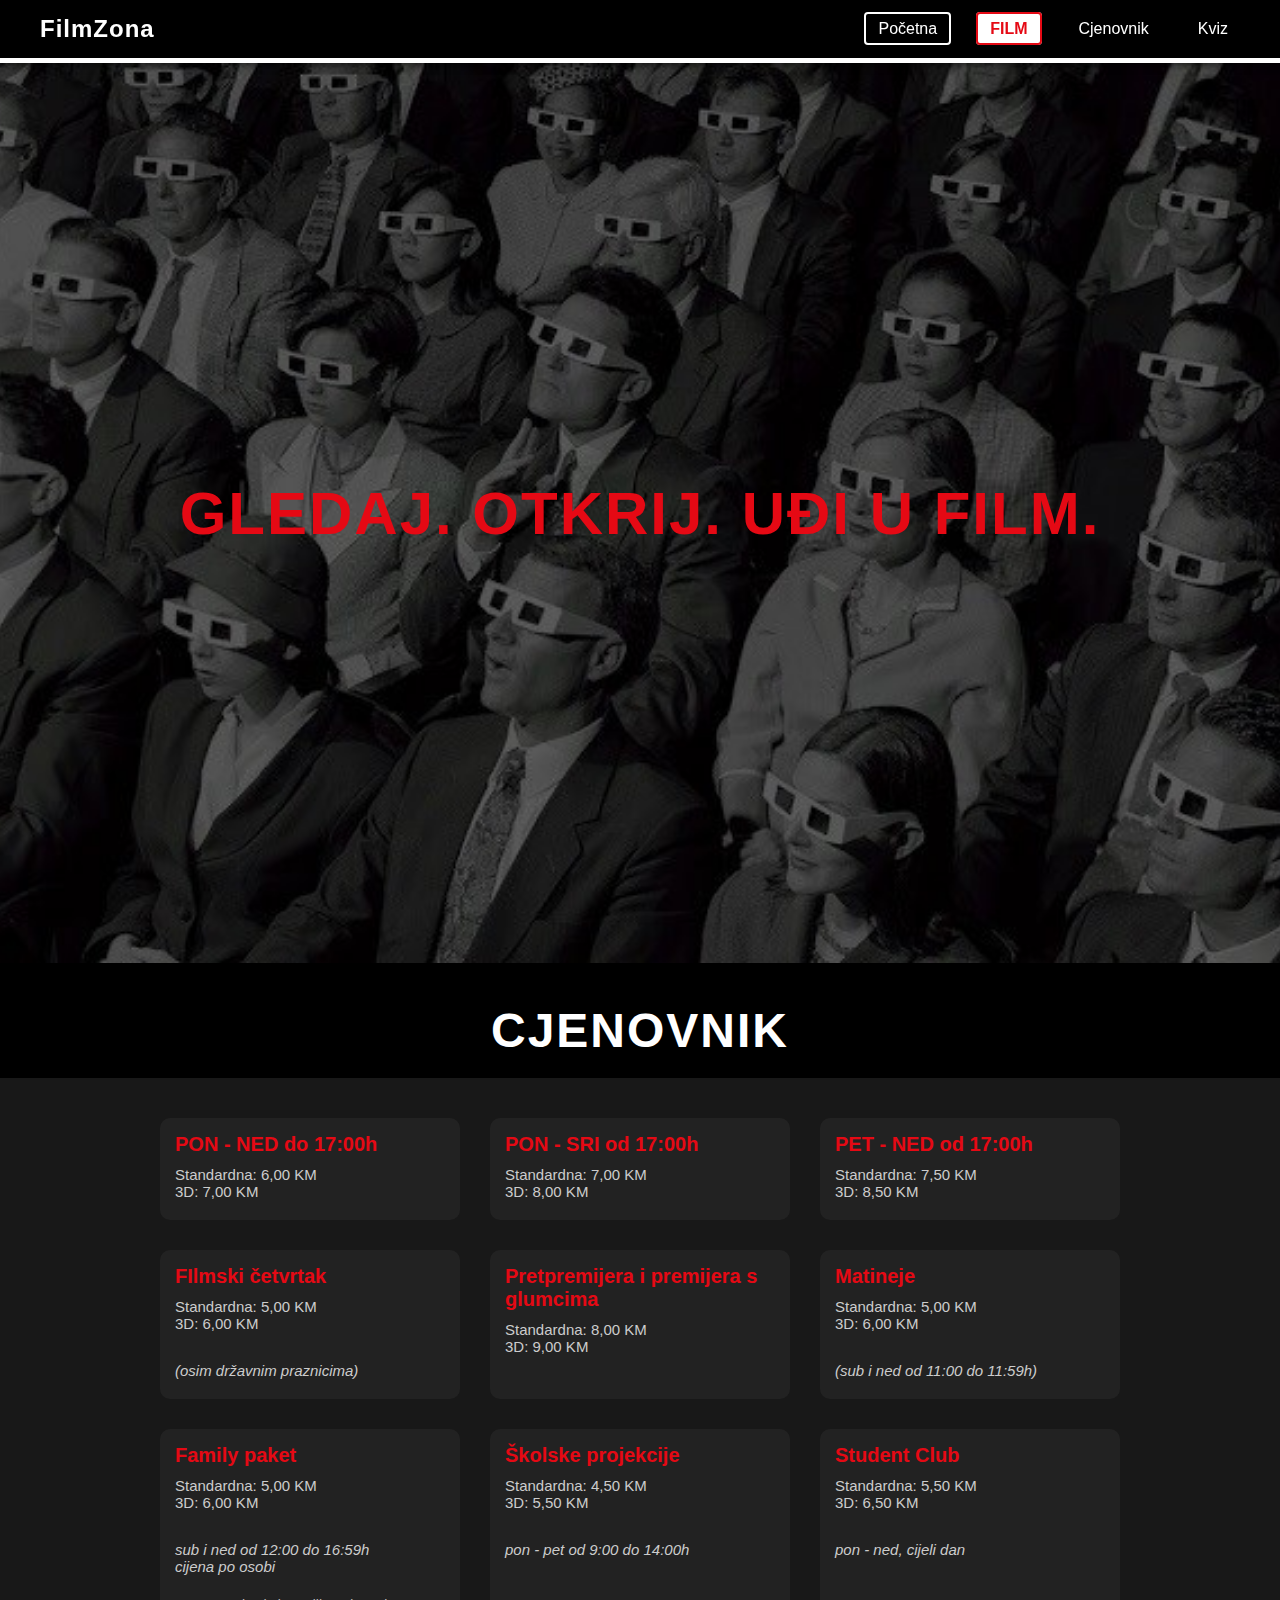
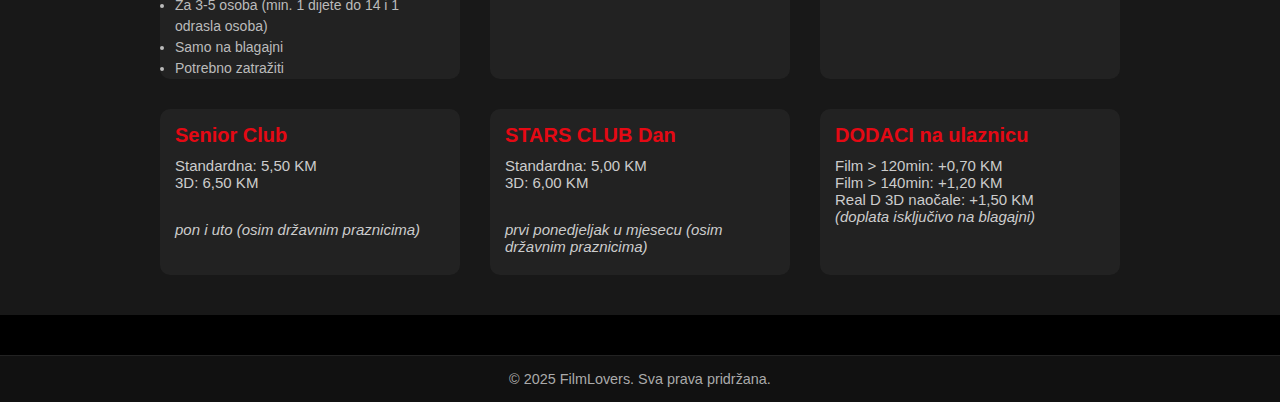
<file: Cjenovnik.html>
<!DOCTYPE html>
<html lang="hr">
<head>
  <meta charset="UTF-8">
  <meta name="viewport" content="width=device-width, initial-scale=1.0">
  <title>FilmZona</title>
  <link rel="stylesheet" href="indeksstyles.css">
</head>
<body>
    <header>
        <div class="logo">FilmZona</div>
        <nav>
          <ul>
            <li><a class="active" href="index.html">Početna</a></li>
            <li><a class="highlight" href="#">FILM</a></li>
            <li><a href="Cjenovnik.html">Cjenovnik</a></li>
            <li><a href="">Kviz</a></li>
          </ul>
        </nav>
      </header>
  <!-- Hero sekcija sa sloganom -->
  <section class="hero-full">
    <h1>Gledaj. Otkrij. Uđi u film.</h1>
  </section>
<!-- naslov  -->
  <div style="text-align: center; margin-top: 40px; margin-bottom: 20px;">
  <h1 style="color: white; font-size: 3rem; letter-spacing: 2px;">CJENOVNIK</h1>
</div>
<!--- kasrtice sa cjenovnikom-->
<section class="highlights">
  <div class="card">
    <h3>PON - NED do 17:00h</h3>
    <p>Standardna: 6,00 KM<br>3D: 7,00 KM</p>
  </div>

  <div class="card">
    <h3>PON - SRI od 17:00h</h3>
    <p>Standardna: 7,00 KM<br>3D: 8,00 KM</p>
  </div>

  <div class="card">
    <h3>PET - NED od 17:00h</h3>
    <p>Standardna: 7,50 KM<br>3D: 8,50 KM</p>
  </div>

  <div class="card">
    <h3>FIlmski četvrtak</h3>
    <p>Standardna: 5,00 KM<br>3D: 6,00 KM</p>
    <p><em>(osim državnim praznicima)</em></p>
  </div>

  <div class="card">
    <h3>Pretpremijera i premijera s glumcima</h3>
    <p>Standardna: 8,00 KM<br>3D: 9,00 KM</p>
  </div>

  <div class="card">
    <h3>Matineje</h3>
    <p>Standardna: 5,00 KM<br>3D: 6,00 KM</p>
    <p><em>(sub i ned od 11:00 do 11:59h)</em></p>
  </div>

  <div class="card">
    <h3>Family paket</h3>
    <p>Standardna: 5,00 KM<br>3D: 6,00 KM</p>
    <p><em>sub i ned od 12:00 do 16:59h<br>
    cijena po osobi</em></p>
    <ul style="padding: 0 15px; font-size: 14px; color: #bbb; line-height: 1.5;">
      <li>Za 3-5 osoba (min. 1 dijete do 14 i 1 odrasla osoba)</li>
      <li>Samo na blagajni</li>
      <li>Potrebno zatražiti</li>
    </ul>
  </div>

  <div class="card">
    <h3>Školske projekcije</h3>
    <p>Standardna: 4,50 KM<br>3D: 5,50 KM</p>
    <p><em>pon - pet od 9:00 do 14:00h</em></p>
  </div>

  <div class="card">
    <h3>Student Club</h3>
    <p>Standardna: 5,50 KM<br>3D: 6,50 KM</p>
    <p><em>pon - ned, cijeli dan</em></p>
  </div>

  <div class="card">
    <h3>Senior Club</h3>
    <p>Standardna: 5,50 KM<br>3D: 6,50 KM</p>
    <p><em>pon i uto (osim državnim praznicima)</em></p>
  </div>

  <div class="card">
    <h3>STARS CLUB Dan</h3>
    <p>Standardna: 5,00 KM<br>3D: 6,00 KM</p>
    <p><em>prvi ponedjeljak u mjesecu (osim državnim praznicima)</em></p>
  </div>

  <div class="card">
    <h3>DODACI na ulaznicu</h3>
    <p>Film > 120min: +0,70 KM<br>
       Film > 140min: +1,20 KM<br>
       Real D 3D naočale: +1,50 KM<br>
       <em>(doplata isključivo na blagajni)</em>
    </p>
  </div>
</section>


  
  <footer>
    <p>&copy; 2025 FilmLovers. Sva prava pridržana.</p>
  </footer>
  
</body>
</html>
</file>
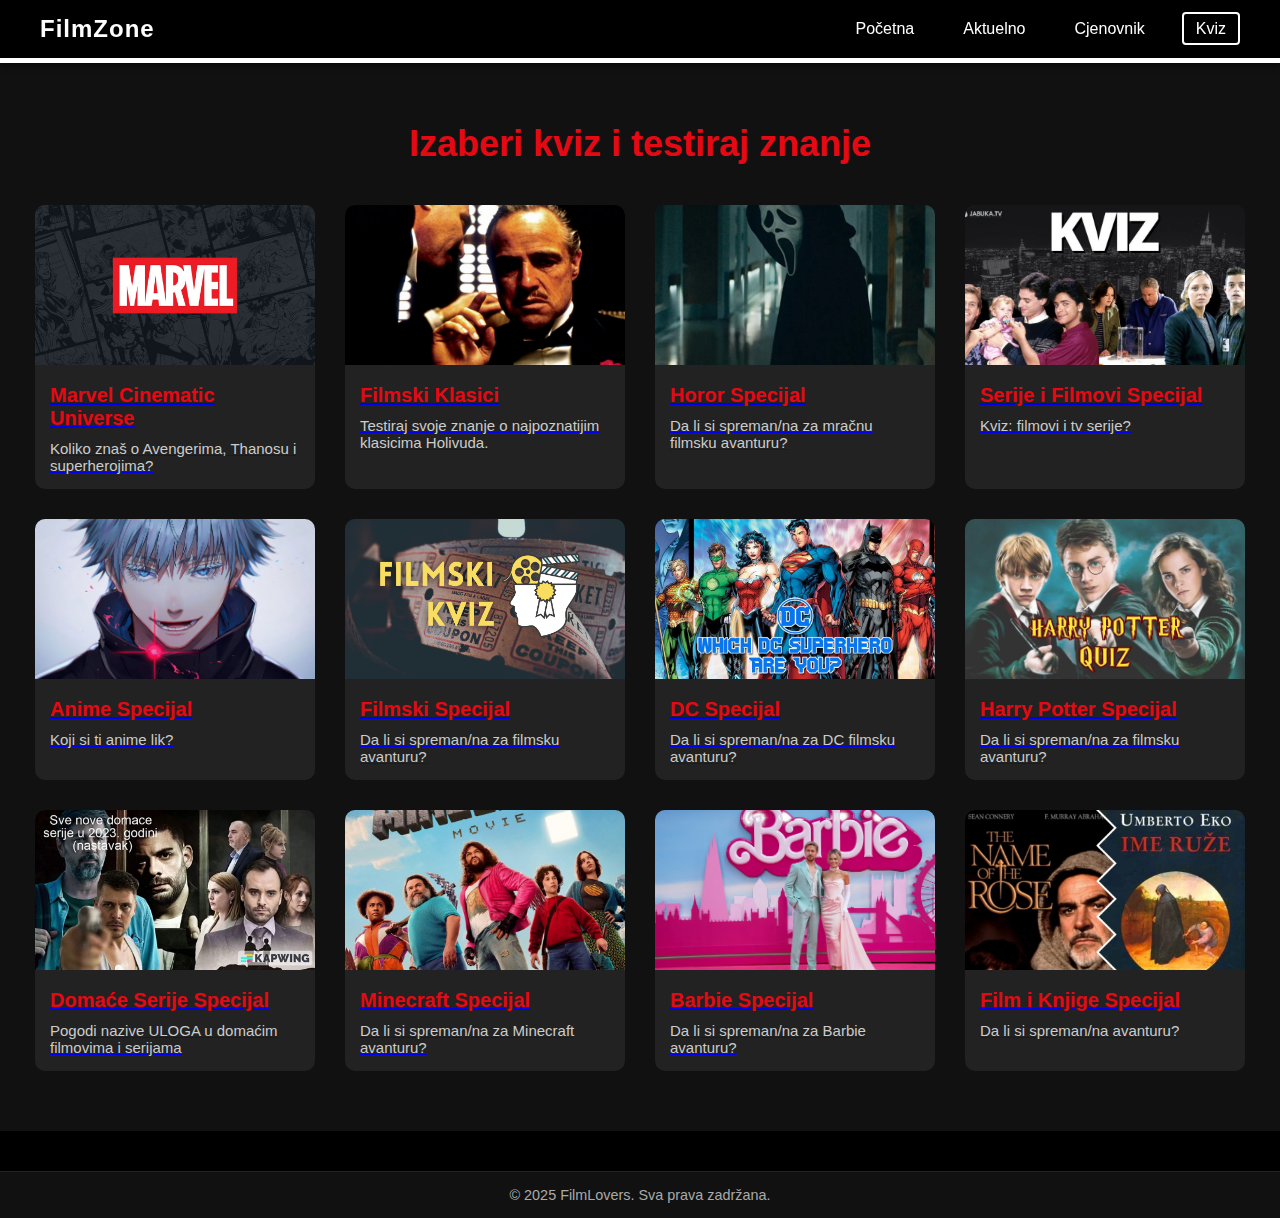
<file: kviz.html>
<!DOCTYPE html>
<html lang="sr">
<head>
  <meta charset="UTF-8" />
  <meta name="viewport" content="width=device-width, initial-scale=1.0"/>
  <title>Kviz Kartice</title>
  <link rel="stylesheet" href="indeksstyles.css" />
  <style>
    .quiz-cards-section {
      background-color: #111;
      padding: 60px 20px;
      text-align: center;
    }

    .quiz-cards-section h2 {
      font-size: 36px;
      color: #e50914;
      margin-bottom: 40px;
    }

    .quiz-card-container {
      display: flex;
      flex-wrap: wrap;
      gap: 30px;
      justify-content: center;
    }

    .quiz-card {
      background-color: #222;
      border-radius: 10px;
      overflow: hidden;
      width: 280px;
      transition: transform 0.3s;
      cursor: pointer;
      text-align: left;
    }

    .quiz-card:hover {
      transform: scale(1.05);
    }

    .quiz-card img {
      width: 100%;
      height: 160px;
      object-fit: cover;
    }

    .quiz-card-content {
      padding: 15px;
    }

    .quiz-card-content h3 {
      color: #e50914;
      font-size: 20px;
      margin-bottom: 10px;
    }

    .quiz-card-content p {
      color: #ccc;
      font-size: 15px;
    }

    .quiz-card a {
      text-decoration: none;
      color: inherit;
      display: block;
    }
  </style>
</head>
<body>

<header>
  <div class="logo">FilmZone</div>
  <nav>
    <ul>
      <li><a href="pocetna.html">Početna</a></li>
      <li><a href="filmovi.html">Aktuelno</a></li>
      <li><a href="Cjenovnik.html">Cjenovnik</a></li>
      <li><a href="kviz.html" class="active">Kviz</a></li>
    </ul>
  </nav>
</header>

<section class="quiz-cards-section">
  <h2>Izaberi kviz i testiraj znanje</h2>

  <div class="quiz-card-container">
    
    <a href="https://svijetfilma.eu/marvel-cinematic-universe-kviz-za-napredne/" target="_blank" class="quiz-card">
      <img src="images/marvel.jfif" alt="Kviz o Marvel filmovima">
      <div class="quiz-card-content">
        <h3>Marvel Cinematic Universe</h3>
        <p>Koliko znaš o Avengerima, Thanosu i superherojima?</p>
      </div>
    </a>

    <a href="https://www.jabuka.tv/tag/filmski-kviz/" target="_blank" class="quiz-card">
      <img src="images/filmskiklasici.jpg" alt="Kviz o klasicima">
      <div class="quiz-card-content">
        <h3>Filmski Klasici</h3>
        <p>Testiraj svoje znanje o najpoznatijim klasicima Holivuda.</p>
      </div>
    </a>

    <a href="https://quizpanda.com/hr/how-big-are-your-chances-of-surviving-in-a-horror-movie/" target="_blank" class="quiz-card">
      <img src="images/ghost.webp" alt="Horor kviz">
      <div class="quiz-card-content">
        <h3>Horor Specijal</h3>
        <p>Da li si spreman/na za mračnu filmsku avanturu?</p>
      </div>
    </a>

    <a href="https://kvizoman.com/kviz-filmovi-i-tv-serije/#google_vignette" target="_blank" class="quiz-card">
      <img src="images/serije.jpg" alt="Serije kviz">
      <div class="quiz-card-content">
        <h3>Serije i Filmovi  Specijal</h3>
        <p>Kviz: filmovi i tv serije?</p>
      </div>
    </a>
<a href="https://quizpanda.com/hr/which-anime-hero-am-i/" target="_blank" class="quiz-card">
      <img src="images/anime.jpg" alt="Anime kviz">
      <div class="quiz-card-content">
        <h3>Anime  Specijal</h3>
        <p>Koji si ti anime lik?</p>
      </div>
    </a>
<a href="https://quizpanda.com/hr/how-big-are-your-chances-of-surviving-in-a-horror-movie/" target="_blank" class="quiz-card">
      <img src="images/filmski kviz.webp" alt="Filmski kviz">
      <div class="quiz-card-content">
        <h3>Filmski Specijal</h3>
        <p>Da li si spreman/na za filmsku avanturu?</p>
      </div>
    </a>
<a href="https://wordwall.net/sh/resource/22926572/dc-comics-quiz" class="quiz-card">
      <img src="images/DC.jpg" alt="DC kviz">
      <div class="quiz-card-content">
        <h3>DC Specijal</h3>
        <p>Da li si spreman/na za DC filmsku avanturu?</p>
      </div>
    </a>
<a href="https://teen385.dnevnik.hr/clanak/funzone/testovi/kviz-najtezi-kviz-o-harryju-potteru-koji-nitko-osim-najvecih-fanova-nece-moci-rijesiti-100---874518.html" target="_blank" class="quiz-card">
      <img src="images/harry-potter-quiz.jpg" alt="Horor kviz">
      <div class="quiz-card-content">
        <h3>Harry Potter Specijal</h3>
        <p>Da li si spreman/na za  filmsku avanturu?</p>
      </div>
    </a>
<a href="https://zabavnik.com/zabava/filmovi-i-serije/domaca-kinematografija-kviz-26-deo-pogodi-nazive-uloga" target="_blank" class="quiz-card">
      <img src="images/domace serije.jfif" alt="Domaće Serije kviz">
      <div class="quiz-card-content">
        <h3>Domaće Serije Specijal</h3>
        <p>Pogodi nazive ULOGA u domaćim filmovima i serijama</p>
      </div>
    </a>
<a href="https://www.vam.ac.uk/mused/films-shows/how-well-do-you-know-minecraft-movie-quiz/?srsltid=AfmBOoowvOlbBt0ULIwaujbSRp3_P-WURfs0SfVkhcG-W9n2nNIS64fC" target="_blank" class="quiz-card">
      <img src="images/minecraft.jpg" alt="Minecraft kviz">
      <div class="quiz-card-content">
        <h3>Minecraft Specijal</h3>
        <p>Da li si spreman/na za Minecraft avanturu?</p>
      </div>
    </a>
    <a href="https://n1info.hr/magazin/kviz-koliko-zaista-dobro-poznajete-film-barbie/" target="_blank" class="quiz-card">
      <img src="images/barbie.webp" alt="Barbie kviz">
      <div class="quiz-card-content">
        <h3>Barbie  Specijal</h3>
        <p>Da li si spreman/na za Barbie avanturu?</p>
      </div>
    </a>
    
    <a href="https://zabavnik.com/zabava/filmovi-i-serije/knjiga-ili-film-kviz-da-li-su-po-tebi-bolje-knjige-ili-filmske-adaptacije" target="_blank" class="quiz-card">
      <img src="images/filmknjigamix.jpg" alt="Film ili Knjige  kviz">
      <div class="quiz-card-content">
        <h3>Film i Knjige  Specijal</h3>
        <p>Da li si spreman/na avanturu?</p>
      </div>
    </a>
    

  </div>
</section>

<footer>
  &copy; 2025 FilmLovers. Sva prava zadržana.
</footer>

</body>
</html>
</file>
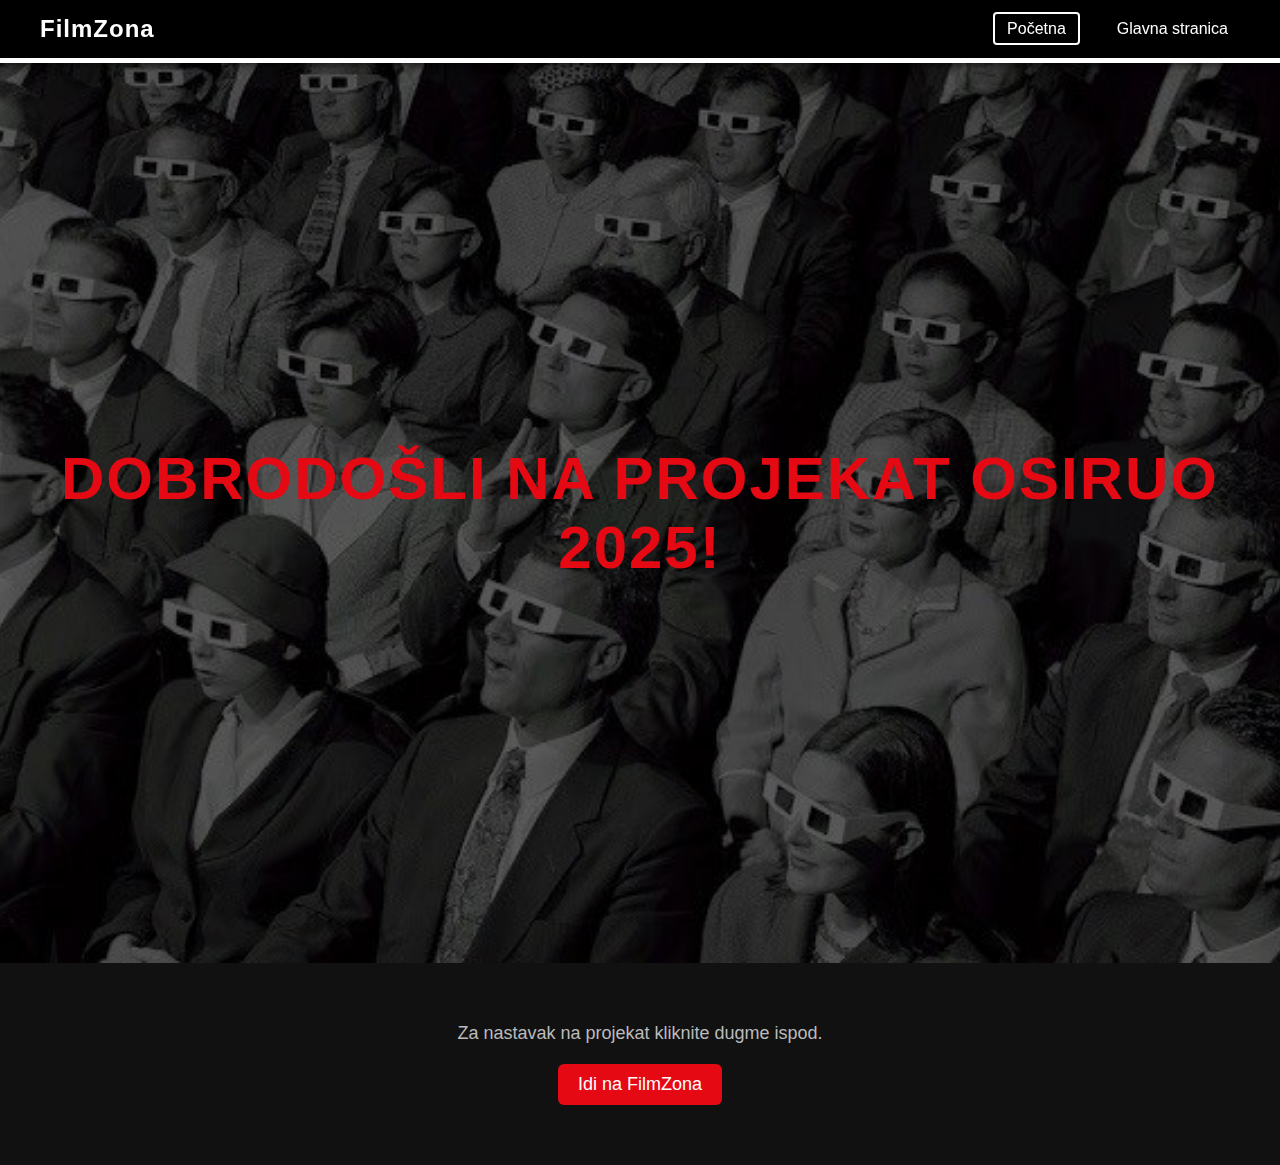
<file: welcome.html>
<!DOCTYPE html>
<html lang="hr">
<head>
  <meta charset="UTF-8" />
  <meta name="viewport" content="width=device-width, initial-scale=1.0"/>
  <title>Dobrodošli</title>
  <link rel="stylesheet" href="indeksstyles.css" />
</head>
<body>
  <header>
    <div class="logo">FilmZona</div>
    <nav>
      <ul>
        <li><a class="active" href="welcome.html">Početna</a></li>
        <li><a href="index.html">Glavna stranica</a></li>
      </ul>
    </nav>
  </header>

  <section class="hero-full">
    <h1>Dobrodošli na projekat OSiRuO 2025!</h1>
  </section>

  <section class="question">
    <p>Za nastavak na projekat kliknite dugme ispod.</p>
    <a href="index.html">
      <button style="margin-top: 20px; padding: 10px 20px; font-size: 18px; background-color: #e50914; color: white; border: none; border-radius: 6px; cursor: pointer;">
        Idi na FilmZona
      </button>
    </a>
  </section>
</body>
</html>
</file>
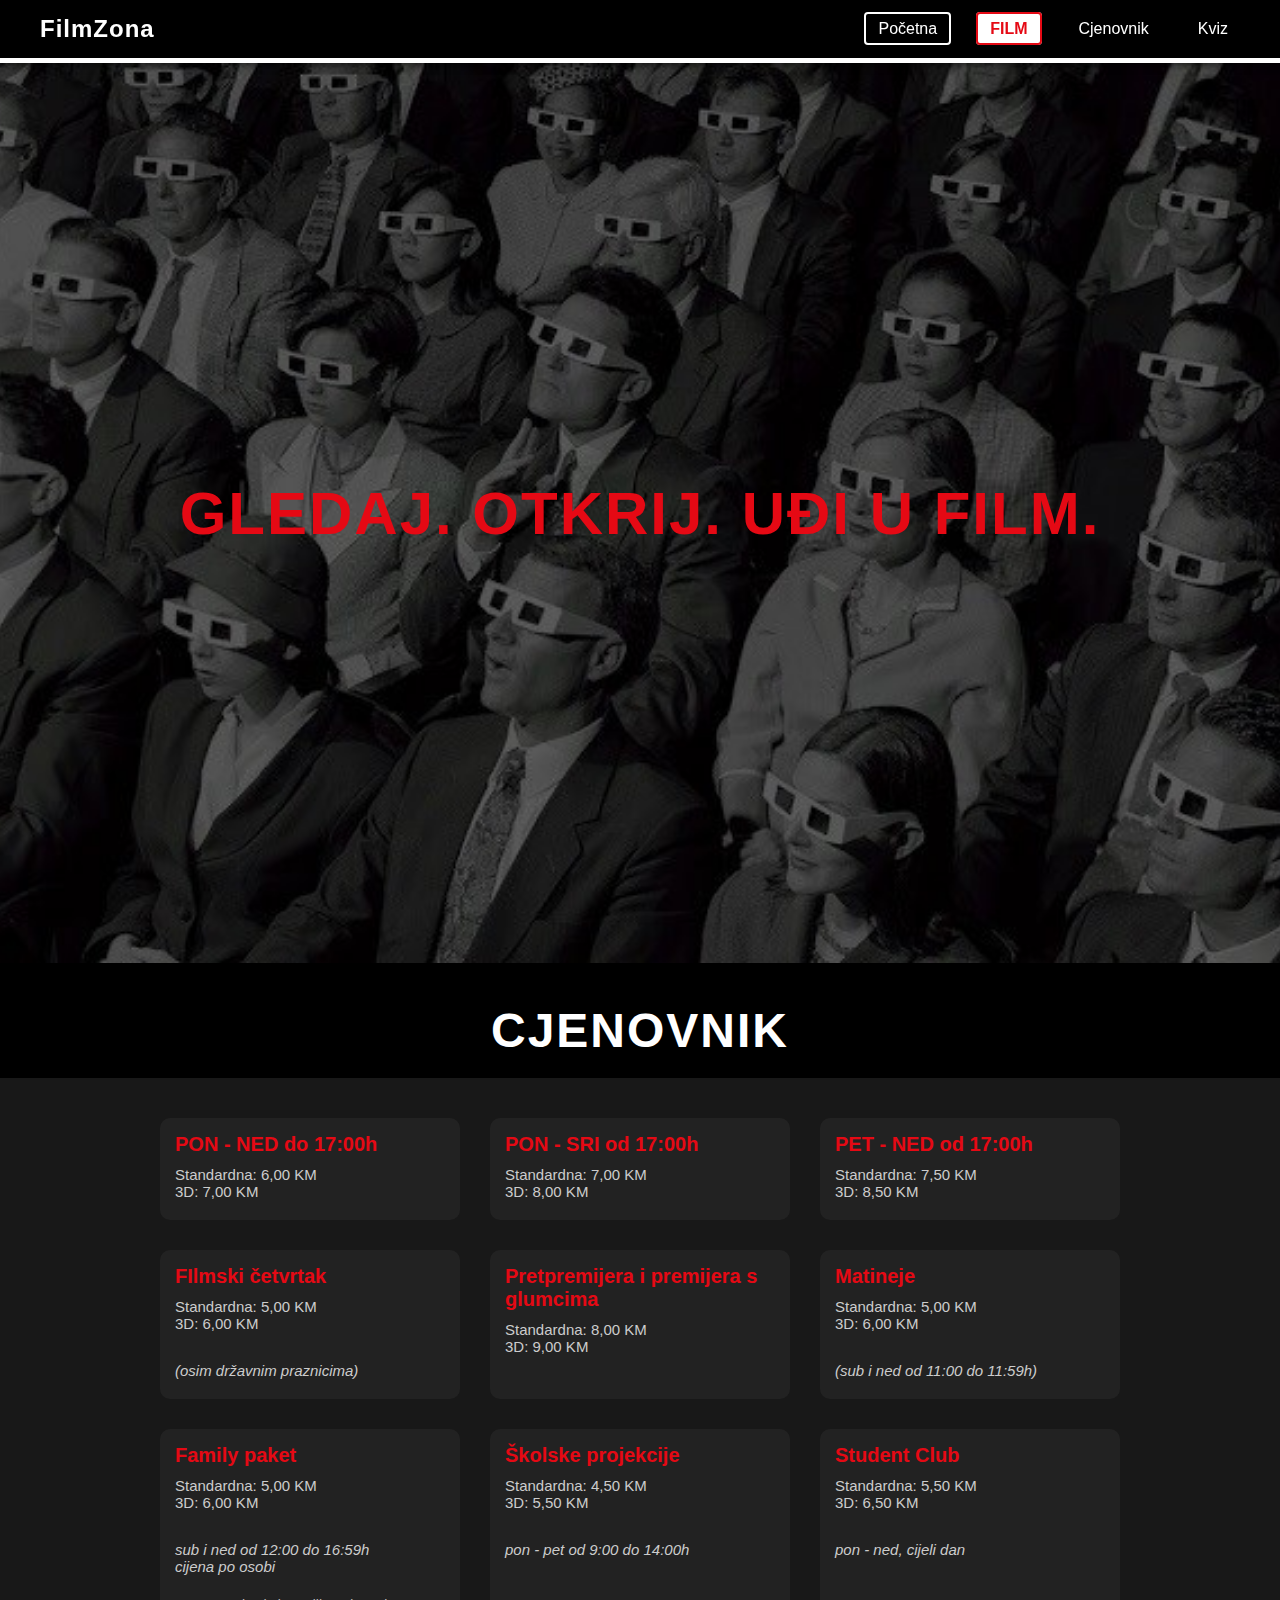
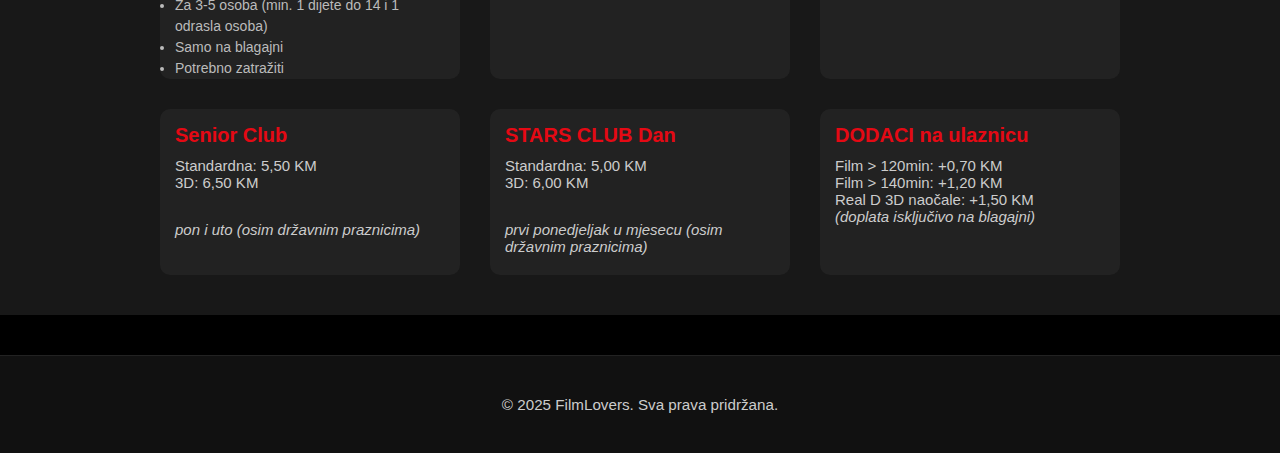
<file: OSiRuo-projekat-main/Cjenovnik.html>
<!DOCTYPE html>
<html lang="hr">
<head>
  <meta charset="UTF-8">
  <meta name="viewport" content="width=device-width, initial-scale=1.0">
  <title>FilmZona</title>
  <link rel="stylesheet" href="indeksstyles.css">
</head>
<body>
    <header>
        <div class="logo">FilmZona</div>
        <nav>
          <ul>
            <li><a class="active" href="index.html">Početna</a></li>
            <li><a class="highlight" href="#">FILM</a></li>
            <li><a href="Cjenovnik.html">Cjenovnik</a></li>
            <li><a href="kviz.html">Kviz</a></li>
          </ul>
        </nav>
      </header>
  <!-- Hero sekcija sa sloganom -->
  <section class="hero-full">
    <h1>Gledaj. Otkrij. Uđi u film.</h1>
  </section>
<!-- naslov  -->
  <div style="text-align: center; margin-top: 40px; margin-bottom: 20px;">
  <h1 style="color: white; font-size: 3rem; letter-spacing: 2px;">CJENOVNIK</h1>
</div>
<!--- kasrtice sa cjenovnikom-->
<section class="highlights">
  <div class="card">
    <h3>PON - NED do 17:00h</h3>
    <p>Standardna: 6,00 KM<br>3D: 7,00 KM</p>
  </div>

  <div class="card">
    <h3>PON - SRI od 17:00h</h3>
    <p>Standardna: 7,00 KM<br>3D: 8,00 KM</p>
  </div>

  <div class="card">
    <h3>PET - NED od 17:00h</h3>
    <p>Standardna: 7,50 KM<br>3D: 8,50 KM</p>
  </div>

  <div class="card">
    <h3>FIlmski četvrtak</h3>
    <p>Standardna: 5,00 KM<br>3D: 6,00 KM</p>
    <p><em>(osim državnim praznicima)</em></p>
  </div>

  <div class="card">
    <h3>Pretpremijera i premijera s glumcima</h3>
    <p>Standardna: 8,00 KM<br>3D: 9,00 KM</p>
  </div>

  <div class="card">
    <h3>Matineje</h3>
    <p>Standardna: 5,00 KM<br>3D: 6,00 KM</p>
    <p><em>(sub i ned od 11:00 do 11:59h)</em></p>
  </div>

  <div class="card">
    <h3>Family paket</h3>
    <p>Standardna: 5,00 KM<br>3D: 6,00 KM</p>
    <p><em>sub i ned od 12:00 do 16:59h<br>
    cijena po osobi</em></p>
    <ul style="padding: 0 15px; font-size: 14px; color: #bbb; line-height: 1.5;">
      <li>Za 3-5 osoba (min. 1 dijete do 14 i 1 odrasla osoba)</li>
      <li>Samo na blagajni</li>
      <li>Potrebno zatražiti</li>
    </ul>
  </div>

  <div class="card">
    <h3>Školske projekcije</h3>
    <p>Standardna: 4,50 KM<br>3D: 5,50 KM</p>
    <p><em>pon - pet od 9:00 do 14:00h</em></p>
  </div>

  <div class="card">
    <h3>Student Club</h3>
    <p>Standardna: 5,50 KM<br>3D: 6,50 KM</p>
    <p><em>pon - ned, cijeli dan</em></p>
  </div>

  <div class="card">
    <h3>Senior Club</h3>
    <p>Standardna: 5,50 KM<br>3D: 6,50 KM</p>
    <p><em>pon i uto (osim državnim praznicima)</em></p>
  </div>

  <div class="card">
    <h3>STARS CLUB Dan</h3>
    <p>Standardna: 5,00 KM<br>3D: 6,00 KM</p>
    <p><em>prvi ponedjeljak u mjesecu (osim državnim praznicima)</em></p>
  </div>

  <div class="card">
    <h3>DODACI na ulaznicu</h3>
    <p>Film > 120min: +0,70 KM<br>
       Film > 140min: +1,20 KM<br>
       Real D 3D naočale: +1,50 KM<br>
       <em>(doplata isključivo na blagajni)</em>
    </p>
  </div>
</section>


  
  <footer>
    <p>&copy; 2025 FilmLovers. Sva prava pridržana.</p>
  </footer>
  
</body>
</html>
</file>
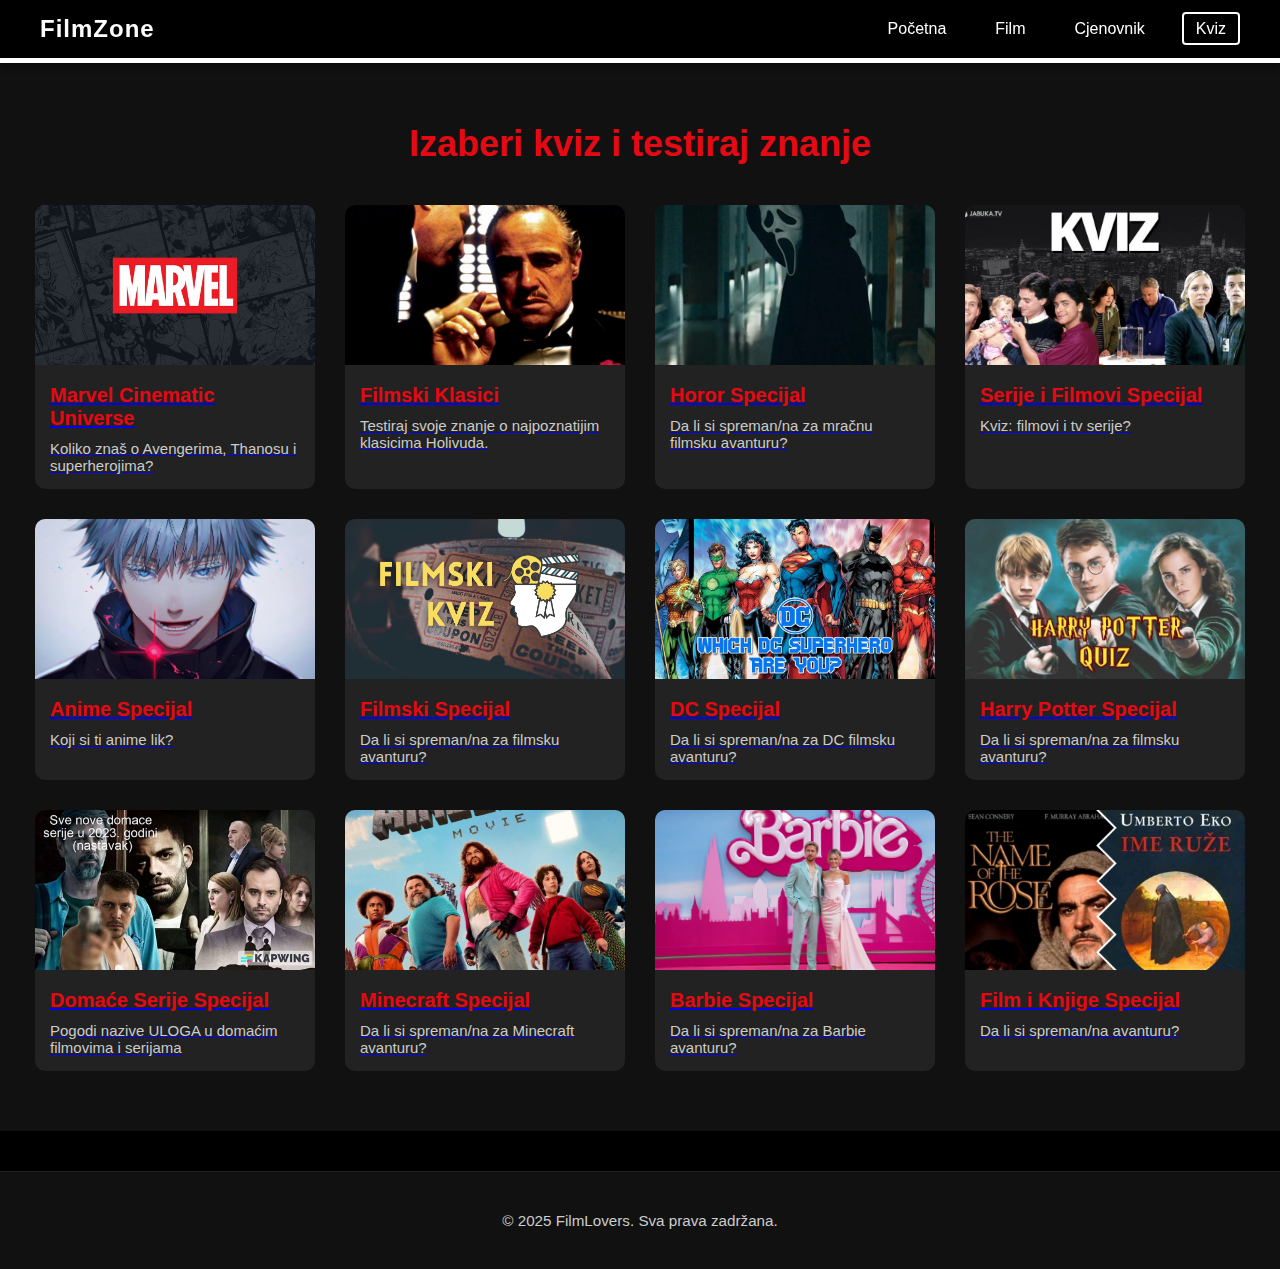
<file: OSiRuo-projekat-main/kviz.html>
<!DOCTYPE html>
<html lang="sr">
<head>
  <meta charset="UTF-8" />
  <meta name="viewport" content="width=device-width, initial-scale=1.0"/>
  <title>Kviz Kartice</title>
  <link rel="stylesheet" href="indeksstyles.css" />
  <style>
    .quiz-cards-section {
      background-color: #111;
      padding: 60px 20px;
      text-align: center;
    }

    .quiz-cards-section h2 {
      font-size: 36px;
      color: #e50914;
      margin-bottom: 40px;
    }

    .quiz-card-container {
      display: flex;
      flex-wrap: wrap;
      gap: 30px;
      justify-content: center;
    }

    .quiz-card {
      background-color: #222;
      border-radius: 10px;
      overflow: hidden;
      width: 280px;
      transition: transform 0.3s;
      cursor: pointer;
      text-align: left;
    }

    .quiz-card:hover {
      transform: scale(1.05);
    }

    .quiz-card img {
      width: 100%;
      height: 160px;
      object-fit: cover;
    }

    .quiz-card-content {
      padding: 15px;
    }

    .quiz-card-content h3 {
      color: #e50914;
      font-size: 20px;
      margin-bottom: 10px;
    }

    .quiz-card-content p {
      color: #ccc;
      font-size: 15px;
    }

    .quiz-card a {
      text-decoration: none;
      color: inherit;
      display: block;
    }
  </style>
</head>
<body>

<header>
  <div class="logo">FilmZone</div>
  <nav>
    <ul>
      <li><a href="index.html">Početna</a></li>
      <li><a href="filmovi.html">Film</a></li>
      <li><a href="Cjenovnik.html">Cjenovnik</a></li>
      <li><a href="kvizovi.html" class="active">Kviz</a></li>
    </ul>
  </nav>
</header>

<section class="quiz-cards-section">
  <h2>Izaberi kviz i testiraj znanje</h2>

  <div class="quiz-card-container">
    
    <a href="https://svijetfilma.eu/marvel-cinematic-universe-kviz-za-napredne/" target="_blank" class="quiz-card">
      <img src="images/marvel.jfif" alt="Kviz o Marvel filmovima">
      <div class="quiz-card-content">
        <h3>Marvel Cinematic Universe</h3>
        <p>Koliko znaš o Avengerima, Thanosu i superherojima?</p>
      </div>
    </a>

    <a href="https://www.jabuka.tv/tag/filmski-kviz/" target="_blank" class="quiz-card">
      <img src="images/filmskiklasici.jpg" alt="Kviz o klasicima">
      <div class="quiz-card-content">
        <h3>Filmski Klasici</h3>
        <p>Testiraj svoje znanje o najpoznatijim klasicima Holivuda.</p>
      </div>
    </a>

    <a href="https://quizpanda.com/hr/how-big-are-your-chances-of-surviving-in-a-horror-movie/" target="_blank" class="quiz-card">
      <img src="images/ghost.webp" alt="Horor kviz">
      <div class="quiz-card-content">
        <h3>Horor Specijal</h3>
        <p>Da li si spreman/na za mračnu filmsku avanturu?</p>
      </div>
    </a>

    <a href="https://kvizoman.com/kviz-filmovi-i-tv-serije/#google_vignette" target="_blank" class="quiz-card">
      <img src="images/serije.jpg" alt="Serije kviz">
      <div class="quiz-card-content">
        <h3>Serije i Filmovi  Specijal</h3>
        <p>Kviz: filmovi i tv serije?</p>
      </div>
    </a>
<a href="https://quizpanda.com/hr/which-anime-hero-am-i/" target="_blank" class="quiz-card">
      <img src="images/anime.jpg" alt="Anime kviz">
      <div class="quiz-card-content">
        <h3>Anime  Specijal</h3>
        <p>Koji si ti anime lik?</p>
      </div>
    </a>
<a href="https://quizpanda.com/hr/how-big-are-your-chances-of-surviving-in-a-horror-movie/" target="_blank" class="quiz-card">
      <img src="images/filmski kviz.webp" alt="Filmski kviz">
      <div class="quiz-card-content">
        <h3>Filmski Specijal</h3>
        <p>Da li si spreman/na za filmsku avanturu?</p>
      </div>
    </a>
<a href="https://wordwall.net/sh/resource/22926572/dc-comics-quiz" class="quiz-card">
      <img src="images/DC.jpg" alt="DC kviz">
      <div class="quiz-card-content">
        <h3>DC Specijal</h3>
        <p>Da li si spreman/na za DC filmsku avanturu?</p>
      </div>
    </a>
<a href="https://teen385.dnevnik.hr/clanak/funzone/testovi/kviz-najtezi-kviz-o-harryju-potteru-koji-nitko-osim-najvecih-fanova-nece-moci-rijesiti-100---874518.html" target="_blank" class="quiz-card">
      <img src="images/harry-potter-quiz.jpg" alt="Horor kviz">
      <div class="quiz-card-content">
        <h3>Harry Potter Specijal</h3>
        <p>Da li si spreman/na za  filmsku avanturu?</p>
      </div>
    </a>
<a href="https://zabavnik.com/zabava/filmovi-i-serije/domaca-kinematografija-kviz-26-deo-pogodi-nazive-uloga" target="_blank" class="quiz-card">
      <img src="images/domace serije.jfif" alt="Domaće Serije kviz">
      <div class="quiz-card-content">
        <h3>Domaće Serije Specijal</h3>
        <p>Pogodi nazive ULOGA u domaćim filmovima i serijama</p>
      </div>
    </a>
<a href="https://www.vam.ac.uk/mused/films-shows/how-well-do-you-know-minecraft-movie-quiz/?srsltid=AfmBOoowvOlbBt0ULIwaujbSRp3_P-WURfs0SfVkhcG-W9n2nNIS64fC" target="_blank" class="quiz-card">
      <img src="images/minecraft.jpg" alt="Minecraft kviz">
      <div class="quiz-card-content">
        <h3>Minecraft Specijal</h3>
        <p>Da li si spreman/na za Minecraft avanturu?</p>
      </div>
    </a>
    <a href="https://n1info.hr/magazin/kviz-koliko-zaista-dobro-poznajete-film-barbie/" target="_blank" class="quiz-card">
      <img src="images/barbie.webp" alt="Barbie kviz">
      <div class="quiz-card-content">
        <h3>Barbie  Specijal</h3>
        <p>Da li si spreman/na za Barbie avanturu?</p>
      </div>
    </a>
    
    <a href="https://zabavnik.com/zabava/filmovi-i-serije/knjiga-ili-film-kviz-da-li-su-po-tebi-bolje-knjige-ili-filmske-adaptacije" target="_blank" class="quiz-card">
      <img src="images/filmknjigamix.jpg" alt="Film ili Knjige  kviz">
      <div class="quiz-card-content">
        <h3>Film i Knjige  Specijal</h3>
        <p>Da li si spreman/na avanturu?</p>
      </div>
    </a>
    

  </div>
</section>

<footer>
  &copy; 2025 FilmLovers. Sva prava zadržana.
</footer>

</body>
</html>
</file>
<file: indeksstyles.css>
* {
  margin: 0;
  padding: 0;
  box-sizing: border-box;
}

body {
  background-color: #000;
  color: #fff;
  font-family: 'Segoe UI', sans-serif;
}

/* Header */
header {
  position: sticky;
  top: 0;
  z-index: 1000;
  background-color: #000;
  border-bottom: 5px solid #fff;
  display: flex;
  justify-content: space-between;
  align-items: center;
  padding: 15px 40px;
  box-shadow: 0 3px 6px rgba(0,0,0,0.5);
}

.logo {
  color: #fff;
  font-size: 24px;
  font-weight: bold;
  letter-spacing: 1px;
}

nav ul {
  list-style: none;
  display: flex;
  gap: 25px;
}

nav a {
  text-decoration: none;
  color: #fff;
  font-size: 16px;
  padding: 6px 12px;
  border-radius: 4px;
  transition: background-color 0.3s, color 0.3s;
}

nav a:hover {
  background-color: #fff;
  color: #000;
}

nav a.active {
  border: 2px solid #fff;
}

nav a.highlight {
  color: #e50914;
  font-weight: bold;
  border: 2px solid #e50914;
  background-color: #fff;
}

/* Hero sekcija */
.hero-full {
  height: 100vh;
  background-image: url('images/pozadina1.jpg');
  background-size: cover;
  background-position: center;
  display: flex;
  align-items: center;
  justify-content: center;
  text-align: center;
  color: white;
  padding: 0 20px;
}

.hero-full h1 {
  color: #e50914;
  font-size: 60px;
  font-weight: bold;
  letter-spacing: 2px;
  text-transform: uppercase;
}

/* Retoričko pitanje */
.question {
  padding: 60px 20px;
  text-align: center;
  background-color: #111;
}

.question h2 {
  font-size: 36px;
  color: #e50914;
  margin-bottom: 20px;
}

.question p {
  font-size: 18px;
  color: #bbb;
}

/* Zanimljivosti sekcija */
.highlights {
  display: flex;
  flex-wrap: wrap;
  justify-content: center;
  padding: 40px 20px;
  gap: 30px;
  background-color: #181818;
}

.card {
  background-color: #222;
  border-radius: 10px;
  overflow: hidden;
  width: 300px;
  transition: transform 0.3s;
}

.card:hover {
  transform: scale(1.05);
}

.card img {
  width: 100%;
  height: 180px;
  object-fit: cover;
}

.card h3 {
  color: #e50914;
  padding: 15px 15px 0 15px;
  font-size: 20px;
}

.card p {
  padding: 10px 15px 20px 15px;
  color: #ccc;
  font-size: 15px;
}
#about-movie-lovers {
  background-color: #000; /* crna pozadina */
  color: #fff; /* bijeli tekst za kontrast */
  padding: 40px 20px;
  text-align: center;
  font-family: 'Arial', sans-serif;
}

#about-movie-lovers h2 {
  font-size: 2.5rem;
  margin-bottom: 15px;
  font-weight: 700;
  letter-spacing: 1.2px;
}

#about-movie-lovers p {
  font-size: 1.2rem;
  max-width: 700px;
  margin: 0 auto;
  line-height: 1.6;
  color: #ddd;
}

footer {
  background-color: #111;
  color: #aaa;
  text-align: center;
  padding: 15px 10px;
  font-size: 0.9rem;
  font-family: 'Arial', sans-serif;
  margin-top: 40px;
  border-top: 1px solid #222;
}
</file>
<file: OSiRuo-projekat-main/indeksstyles.css>
* {
  margin: 0;
  padding: 0;
  box-sizing: border-box;
}

body {
  background-color: #000;
  color: #fff;
  font-family: 'Segoe UI', sans-serif;
}

/* Header */
header {
  position: sticky;
  top: 0;
  z-index: 1000;
  background-color: #000;
  border-bottom: 5px solid #fff;
  display: flex;
  justify-content: space-between;
  align-items: center;
  padding: 15px 40px;
  box-shadow: 0 3px 6px rgba(0,0,0,0.5);
}

.logo {
  color: #fff;
  font-size: 24px;
  font-weight: bold;
  letter-spacing: 1px;
}

nav ul {
  list-style: none;
  display: flex;
  gap: 25px;
}

nav a {
  text-decoration: none;
  color: #fff;
  font-size: 16px;
  padding: 6px 12px;
  border-radius: 4px;
  transition: background-color 0.3s, color 0.3s;
}

nav a:hover {
  background-color: #fff;
  color: #000;
}

nav a.active {
  border: 2px solid #fff;
}

nav a.highlight {
  color: #e50914;
  font-weight: bold;
  border: 2px solid #e50914;
  background-color: #fff;
}

/* Hero sekcija */
.hero-full {
  height: 100vh;
  background-image: url('images/pozadina1.jpg');
  background-size: cover;
  background-position: center;
  display: flex;
  align-items: center;
  justify-content: center;
  text-align: center;
  color: white;
  padding: 0 20px;
}

.hero-full h1 {
  color: #e50914;
  font-size: 60px;
  font-weight: bold;
  letter-spacing: 2px;
  text-transform: uppercase;
}

/* Retoričko pitanje */
.question {
  padding: 60px 20px;
  text-align: center;
  background-color: #111;
}

.question h2 {
  font-size: 36px;
  color: #e50914;
  margin-bottom: 20px;
}

.question p {
  font-size: 18px;
  color: #bbb;
}

/* Zanimljivosti sekcija */
.highlights {
  display: flex;
  flex-wrap: wrap;
  justify-content: center;
  padding: 40px 20px;
  gap: 30px;
  background-color: #181818;
}

.card {
  background-color: #222;
  border-radius: 10px;
  overflow: hidden;
  width: 300px;
  transition: transform 0.3s;
}

.card:hover {
  transform: scale(1.05);
}

.card img {
  width: 100%;
  height: 180px;
  object-fit: cover;
}

.card h3 {
  color: #e50914;
  padding: 15px 15px 0 15px;
  font-size: 20px;
}

.card p {
  padding: 10px 15px 20px 15px;
  color: #ccc;
  font-size: 15px;
}
#about-movie-lovers {
  background-color: #000; /* crna pozadina */
  color: #fff; /* bijeli tekst za kontrast */
  padding: 40px 20px;
  text-align: center;
  font-family: 'Arial', sans-serif;
}

#about-movie-lovers h2 {
  font-size: 2.5rem;
  margin-bottom: 15px;
  font-weight: 700;
  letter-spacing: 1.2px;
}

#about-movie-lovers p {
  font-size: 1.2rem;
  max-width: 700px;
  margin: 0 auto;
  line-height: 1.6;
  color: #ddd;
}

footer {
  background-color: #111;
  color: #aaa;
  text-align: center;
  padding: 15px 10px;
  font-size: 0.9rem;
  font-family: 'Arial', sans-serif;
  margin-top: 40px;
  border-top: 1px solid #222;
}

footer {
  background-color: #111;
  color: #ccc;
  padding: 40px 20px;
  font-family: 'Arial', sans-serif;
  font-size: 0.95rem;
  border-top: 1px solid #222;
}

.footer-container {
  display: flex;
  flex-wrap: wrap;
  justify-content: space-between;
  max-width: 1000px;
  margin: 0 auto;
  gap: 20px;
}

.footer-section {
  flex: 1;
  min-width: 200px;
}

.footer-section h4 {
  color: #fff;
  margin-bottom: 10px;
  font-size: 1.1rem;
}

.footer-section p {
  margin: 0;
  line-height: 1.6;
  color: #bbb;
}
</file>
